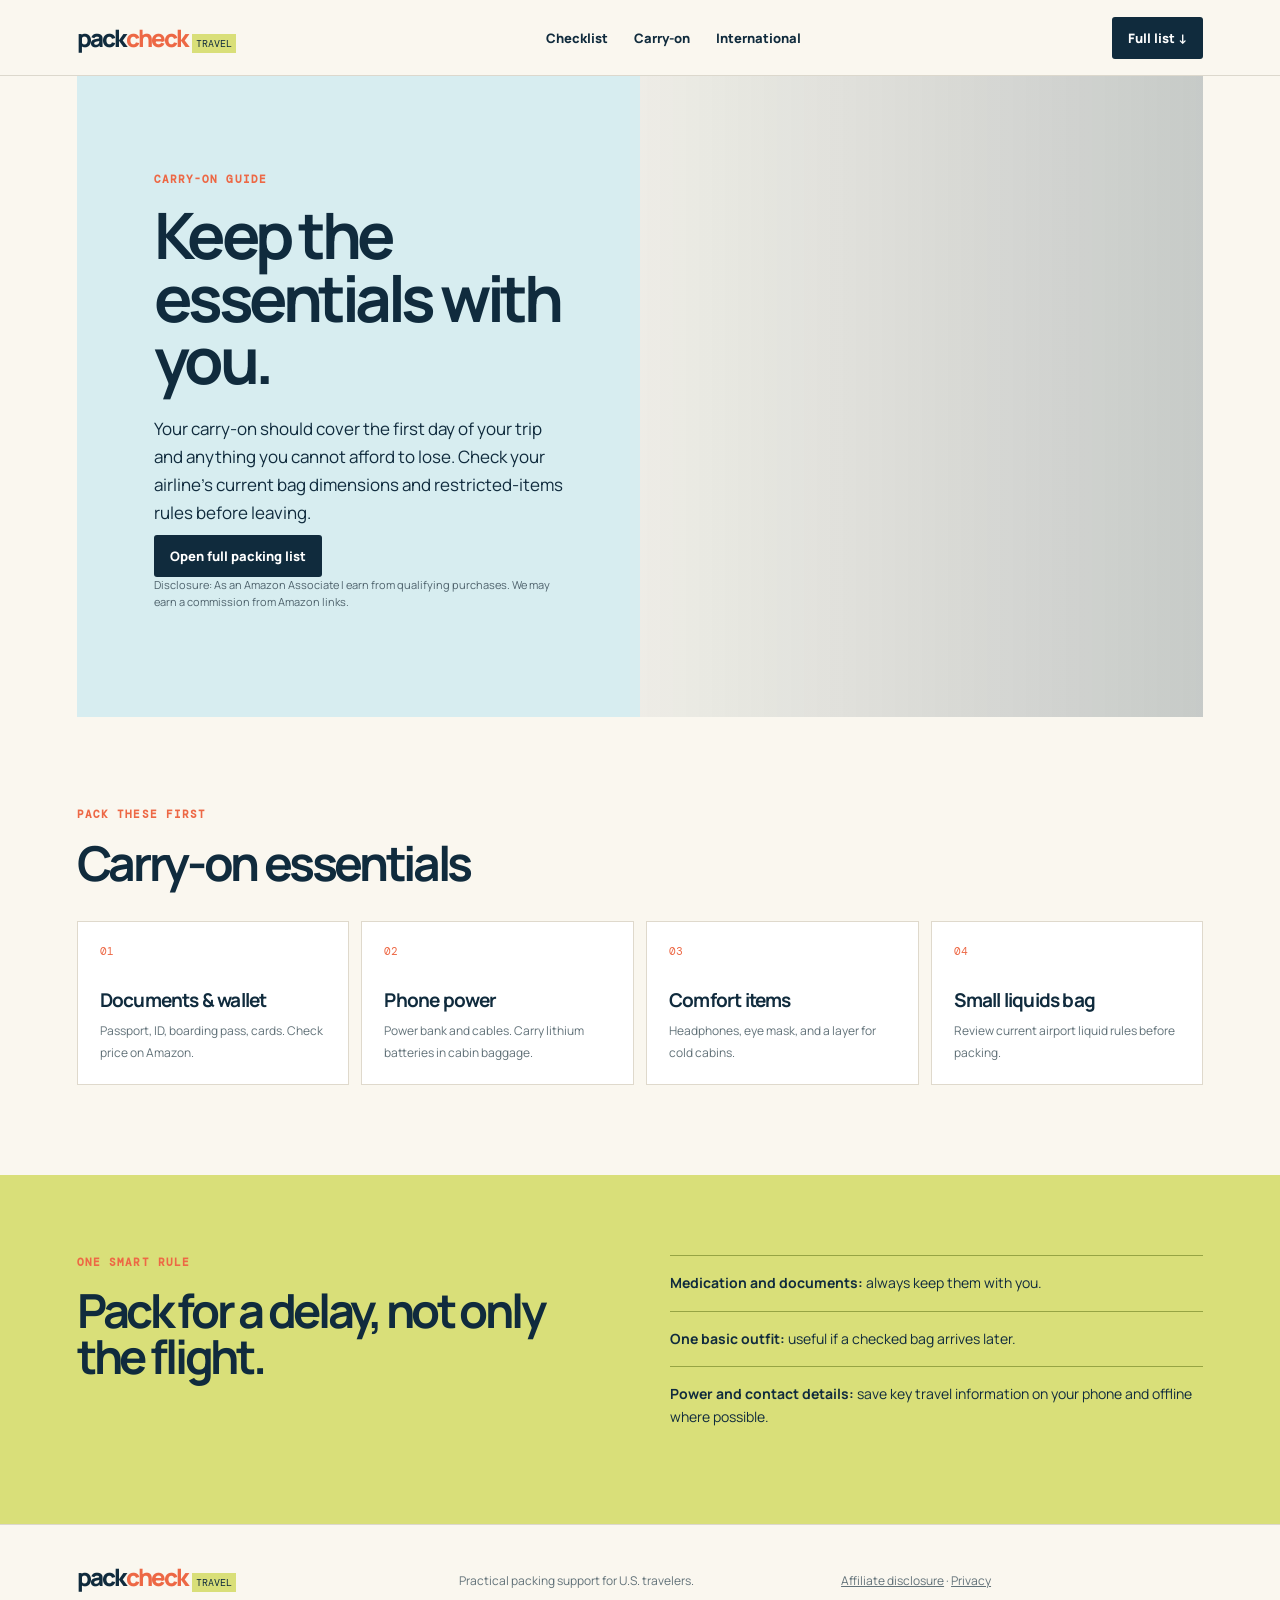
<file: carry-on.html>
<!doctype html><html lang="en"><meta charset="utf-8"><meta name="viewport" content="width=device-width,initial-scale=1"><title>Carry-on Checklist | PackCheck Travel</title><link rel="preconnect" href="https://fonts.googleapis.com"><link rel="preconnect" href="https://fonts.gstatic.com" crossorigin><link href="https://fonts.googleapis.com/css2?family=DM+Mono&family=Manrope:wght@400;500;600;700;800&display=swap" rel="stylesheet"><link rel="stylesheet" href="styles.css"><link rel="stylesheet" href="travel.css"><body><header class="travel-nav"><a class="travel-brand" href="index.html">pack<span>check</span><b>TRAVEL</b></a><nav><a href="index.html#checklist">Checklist</a><a href="carry-on.html">Carry-on</a><a href="international.html">International</a></nav><a class="nav-cta" href="index.html#checklist">Full list ↓</a></header><main><section class="travel-hero"><div class="hero-copy"><p class="eyebrow">CARRY-ON GUIDE</p><h1>Keep the essentials with you.</h1><p>Your carry-on should cover the first day of your trip and anything you cannot afford to lose. Check your airline’s current bag dimensions and restricted-items rules before leaving.</p><a class="primary" href="index.html#checklist">Open full packing list</a><p class="affiliate-note">Disclosure: As an Amazon Associate I earn from qualifying purchases. We may earn a commission from Amazon links.</p></div><div class="hero-image"></div></section><section class="trip-types"><p class="eyebrow">PACK THESE FIRST</p><h2>Carry-on essentials</h2><div class="type-grid"><a href="https://www.amazon.com/s?k=travel+personal+item+backpack+airline&tag=matechreviews-20" target="_blank" rel="nofollow sponsored noopener"><b>01</b><strong>Documents & wallet</strong><span>Passport, ID, boarding pass, cards. Check price on Amazon.</span></a><a href="https://www.amazon.com/s?k=Anker+Nano+Power+Bank+10000mAh+30W&tag=matechreviews-20" target="_blank" rel="nofollow sponsored noopener"><b>02</b><strong>Phone power</strong><span>Power bank and cables. Carry lithium batteries in cabin baggage.</span></a><a href="https://www.amazon.com/s?k=Apple+AirPods+Pro+2+USB-C&tag=matechreviews-20" target="_blank" rel="nofollow sponsored noopener"><b>03</b><strong>Comfort items</strong><span>Headphones, eye mask, and a layer for cold cabins.</span></a><a href="https://www.amazon.com/s?k=TSA+approved+clear+toiletry+bag&tag=matechreviews-20" target="_blank" rel="nofollow sponsored noopener"><b>04</b><strong>Small liquids bag</strong><span>Review current airport liquid rules before packing.</span></a></div></section><section class="smart-box"><div><p class="eyebrow">ONE SMART RULE</p><h2>Pack for a delay, not only the flight.</h2></div><ol><li><b>Medication and documents:</b> always keep them with you.</li><li><b>One basic outfit:</b> useful if a checked bag arrives later.</li><li><b>Power and contact details:</b> save key travel information on your phone and offline where possible.</li></ol></section></main><footer><a class="travel-brand" href="index.html">pack<span>check</span><b>TRAVEL</b></a><p>Practical packing support for U.S. travelers.</p><p><a href="disclosure.html">Affiliate disclosure</a> · <a href="privacy.html">Privacy</a></p></footer></body></html>
</file>
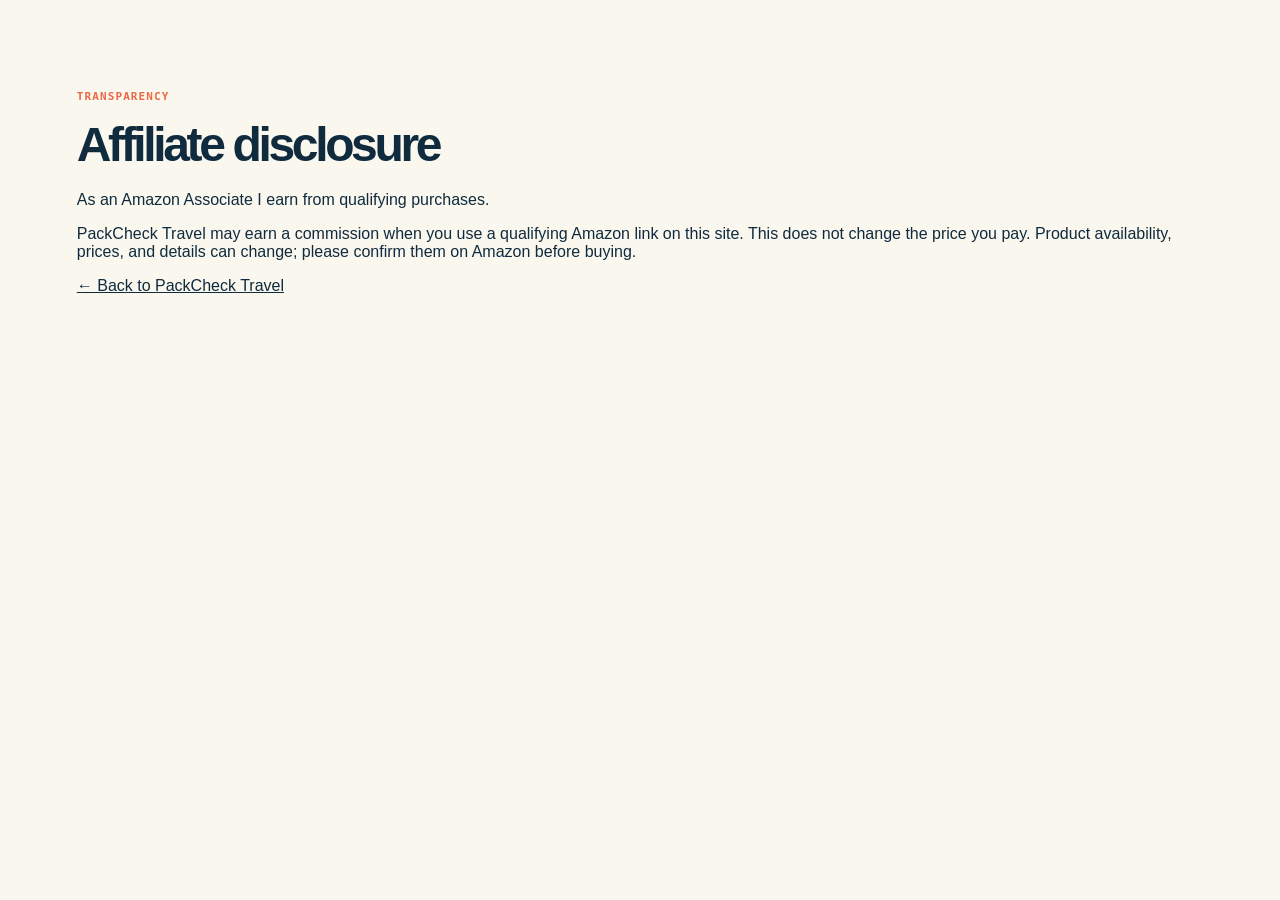
<file: disclosure.html>
<!doctype html><html lang="en"><meta charset="utf-8"><meta name="viewport" content="width=device-width,initial-scale=1"><title>Affiliate Disclosure | PackCheck Travel</title><link rel="stylesheet" href="styles.css"><link rel="stylesheet" href="travel.css"><main><section class="trip-types"><p class="eyebrow">TRANSPARENCY</p><h2>Affiliate disclosure</h2><p>As an Amazon Associate I earn from qualifying purchases.</p><p>PackCheck Travel may earn a commission when you use a qualifying Amazon link on this site. This does not change the price you pay. Product availability, prices, and details can change; please confirm them on Amazon before buying.</p><p><a href="index.html">← Back to PackCheck Travel</a></p></section></main>
</file>
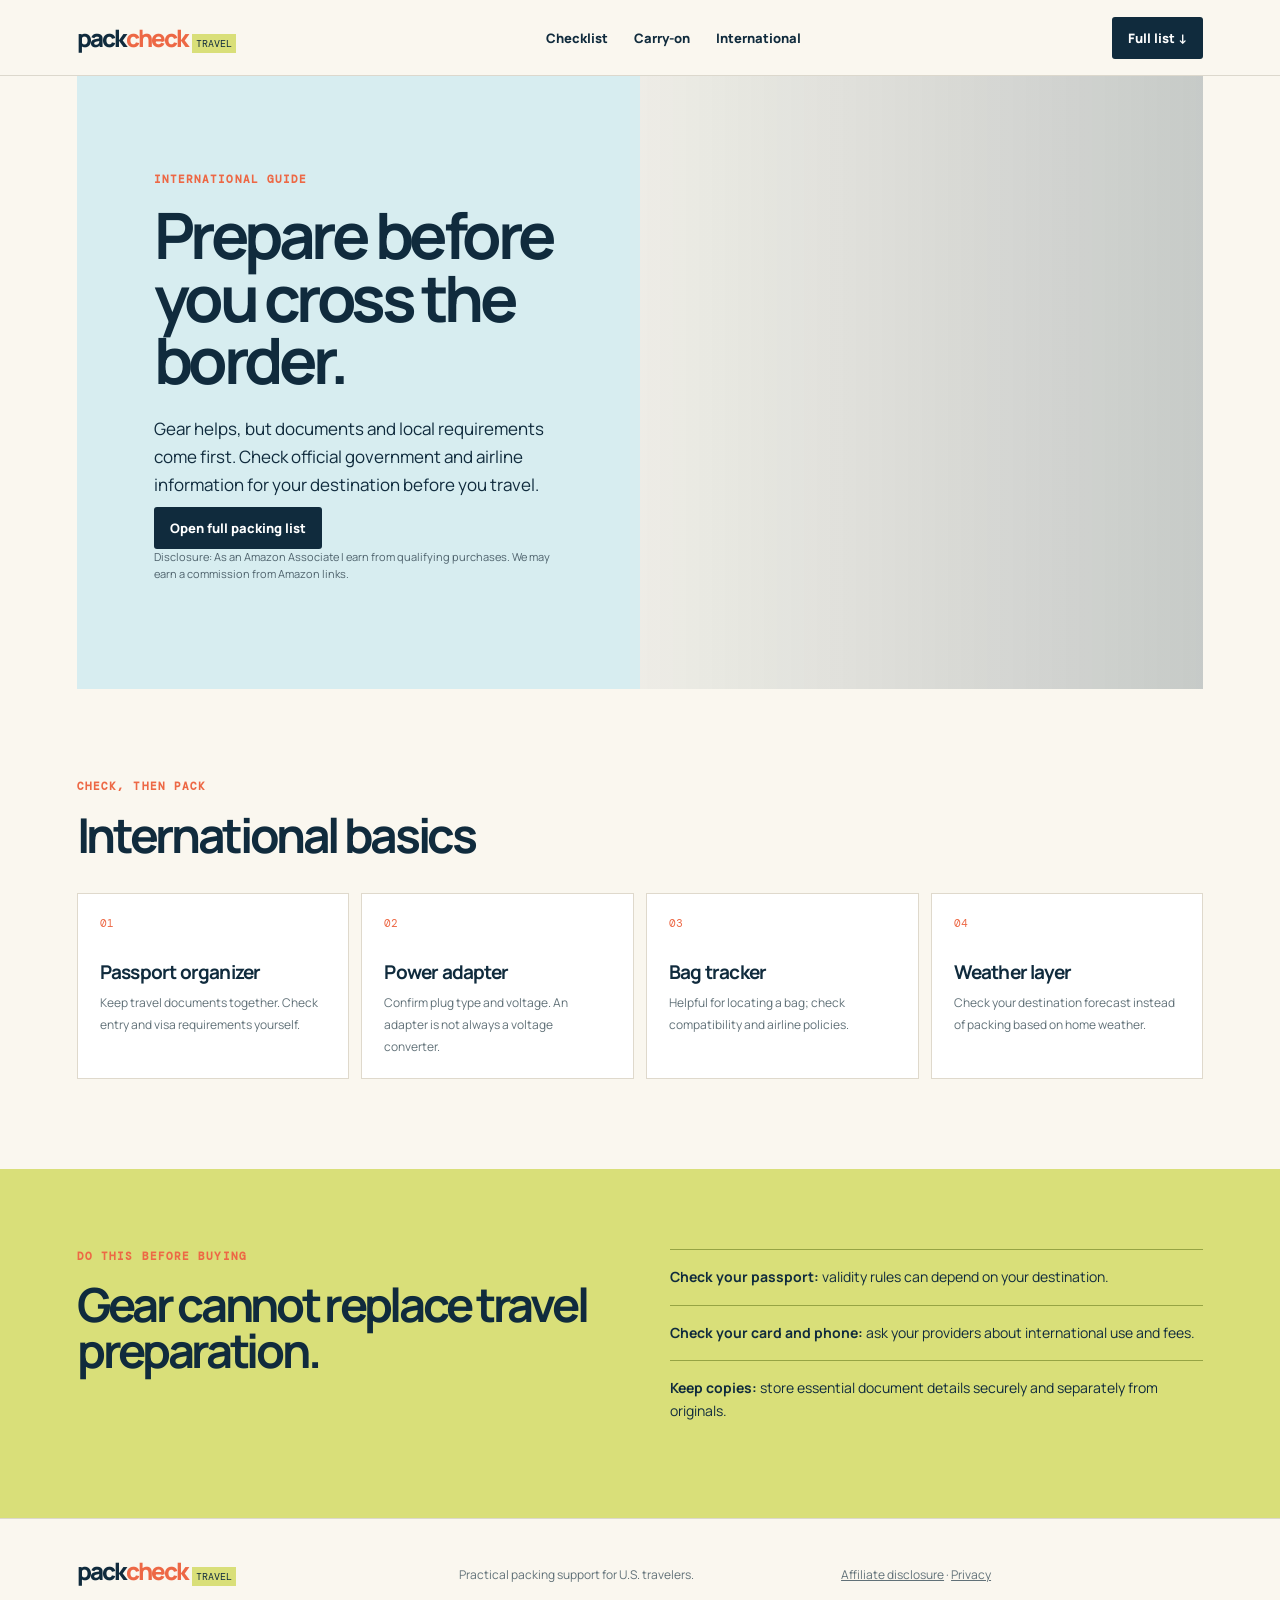
<file: international.html>
<!doctype html><html lang="en"><meta charset="utf-8"><meta name="viewport" content="width=device-width,initial-scale=1"><title>International Trip Checklist | PackCheck Travel</title><link rel="preconnect" href="https://fonts.googleapis.com"><link rel="preconnect" href="https://fonts.gstatic.com" crossorigin><link href="https://fonts.googleapis.com/css2?family=DM+Mono&family=Manrope:wght@400;500;600;700;800&display=swap" rel="stylesheet"><link rel="stylesheet" href="styles.css"><link rel="stylesheet" href="travel.css"><body><header class="travel-nav"><a class="travel-brand" href="index.html">pack<span>check</span><b>TRAVEL</b></a><nav><a href="index.html#checklist">Checklist</a><a href="carry-on.html">Carry-on</a><a href="international.html">International</a></nav><a class="nav-cta" href="index.html#checklist">Full list ↓</a></header><main><section class="travel-hero"><div class="hero-copy"><p class="eyebrow">INTERNATIONAL GUIDE</p><h1>Prepare before you cross the border.</h1><p>Gear helps, but documents and local requirements come first. Check official government and airline information for your destination before you travel.</p><a class="primary" href="index.html#checklist">Open full packing list</a><p class="affiliate-note">Disclosure: As an Amazon Associate I earn from qualifying purchases. We may earn a commission from Amazon links.</p></div><div class="hero-image"></div></section><section class="trip-types"><p class="eyebrow">CHECK, THEN PACK</p><h2>International basics</h2><div class="type-grid"><a href="https://www.amazon.com/s?k=RFID+passport+holder+travel+wallet&tag=matechreviews-20" target="_blank" rel="nofollow sponsored noopener"><b>01</b><strong>Passport organizer</strong><span>Keep travel documents together. Check entry and visa requirements yourself.</span></a><a href="https://www.amazon.com/s?k=EPICKA+universal+travel+adapter&tag=matechreviews-20" target="_blank" rel="nofollow sponsored noopener"><b>02</b><strong>Power adapter</strong><span>Confirm plug type and voltage. An adapter is not always a voltage converter.</span></a><a href="https://www.amazon.com/s?k=Apple+AirTag+4+pack&tag=matechreviews-20" target="_blank" rel="nofollow sponsored noopener"><b>03</b><strong>Bag tracker</strong><span>Helpful for locating a bag; check compatibility and airline policies.</span></a><a href="https://www.amazon.com/s?k=packable+rain+jacket+travel&tag=matechreviews-20" target="_blank" rel="nofollow sponsored noopener"><b>04</b><strong>Weather layer</strong><span>Check your destination forecast instead of packing based on home weather.</span></a></div></section><section class="smart-box"><div><p class="eyebrow">DO THIS BEFORE BUYING</p><h2>Gear cannot replace travel preparation.</h2></div><ol><li><b>Check your passport:</b> validity rules can depend on your destination.</li><li><b>Check your card and phone:</b> ask your providers about international use and fees.</li><li><b>Keep copies:</b> store essential document details securely and separately from originals.</li></ol></section></main><footer><a class="travel-brand" href="index.html">pack<span>check</span><b>TRAVEL</b></a><p>Practical packing support for U.S. travelers.</p><p><a href="disclosure.html">Affiliate disclosure</a> · <a href="privacy.html">Privacy</a></p></footer></body></html>
</file>
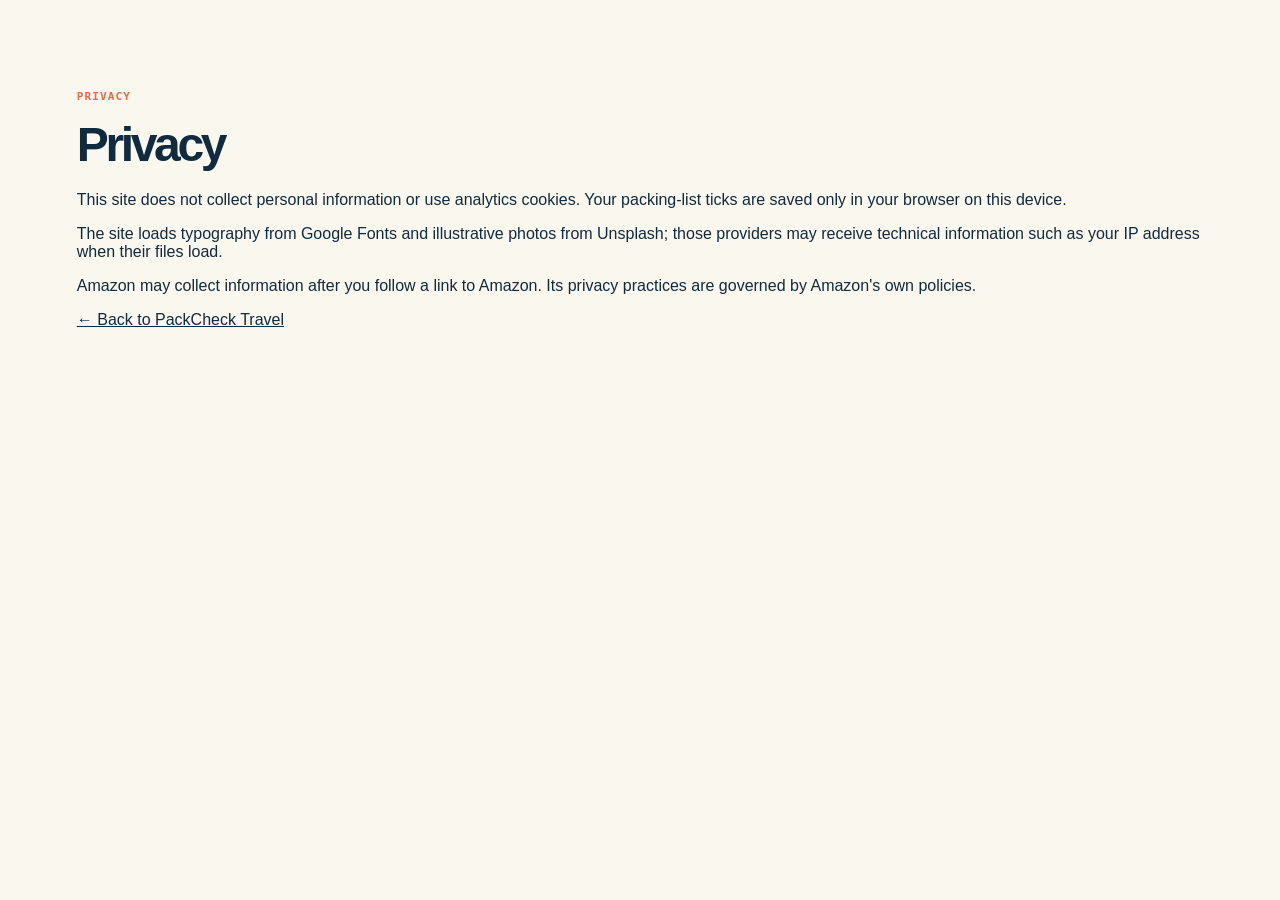
<file: privacy.html>
<!doctype html><html lang="en"><meta charset="utf-8"><meta name="viewport" content="width=device-width,initial-scale=1"><title>Privacy | PackCheck Travel</title><link rel="stylesheet" href="styles.css"><link rel="stylesheet" href="travel.css"><main><section class="trip-types"><p class="eyebrow">PRIVACY</p><h2>Privacy</h2><p>This site does not collect personal information or use analytics cookies. Your packing-list ticks are saved only in your browser on this device.</p><p>The site loads typography from Google Fonts and illustrative photos from Unsplash; those providers may receive technical information such as your IP address when their files load.</p><p>Amazon may collect information after you follow a link to Amazon. Its privacy practices are governed by Amazon's own policies.</p><p><a href="index.html">← Back to PackCheck Travel</a></p></section></main>
</file>
<file: styles.css>
:root{--ink:#17201d;--paper:#f8f7f1;--lime:#d8ef44;--orange:#ff6d38;--muted:#68716d;--line:#d9ddd4}*{box-sizing:border-box}html{scroll-behavior:smooth}body{margin:0;font-family:Manrope,Arial,sans-serif;color:var(--ink);background:var(--paper)}a{color:inherit}.topbar,main>section,footer{padding-left:max(6vw,24px);padding-right:max(6vw,24px)}.topbar{height:82px;display:flex;align-items:center;justify-content:space-between;border-bottom:1px solid var(--line);gap:24px}.brand{font-size:23px;text-decoration:none;font-weight:800;letter-spacing:-1.7px}.brand span{color:var(--orange)}.brand b{font:10px 'DM Mono',monospace;background:var(--lime);margin-left:4px;padding:3px 4px;letter-spacing:0}.topbar nav{display:flex;gap:28px}.topbar nav a,.text-link{font-size:14px;text-decoration:none;font-weight:700}.button{border:0;display:inline-block;background:var(--ink);color:white;padding:14px 19px;border-radius:3px;text-decoration:none;font:700 14px Manrope;cursor:pointer}.button:hover{background:var(--orange)}.small{padding:10px 13px;font-size:12px}.hero{min-height:540px;display:grid;grid-template-columns:1.05fr .95fr;align-items:center;gap:40px}.eyebrow{font:12px 'DM Mono',monospace;letter-spacing:.08em;color:var(--orange);font-weight:bold}.hero h1,.section h2,.guide-section h2,.principles h2,.newsletter h2{font-size:clamp(39px,5.2vw,73px);line-height:.98;letter-spacing:-.065em;margin:14px 0 23px}.lede{font-size:18px;line-height:1.65;max-width:520px;color:var(--muted)}.hero-actions{display:flex;gap:25px;align-items:center;margin-top:34px}.hero-art{height:400px;background:var(--lime);position:relative;overflow:hidden;border-radius:8px}.orbit{position:absolute;border:1px solid #afc72d;border-radius:50%;left:50%;top:50%;transform:translate(-50%,-50%)}.o1{width:330px;height:330px}.o2{width:520px;height:520px}.device{background:#23302c;border-radius:17px;width:210px;height:294px;position:absolute;left:50%;top:51%;transform:translate(-50%,-50%) rotate(9deg);box-shadow:12px 15px 0 #a8bd2d}.device span{position:absolute;inset:15px;background:linear-gradient(135deg,#ff8051,#f9e55b 55%,#4caab8);border-radius:8px}.device i{background:#17201d;width:55px;height:10px;border-radius:20px;position:absolute;top:10px;left:77px}.device em{width:38px;height:38px;background:var(--lime);border-radius:50%;position:absolute;bottom:30px;right:30px}.floating-card{position:absolute;bottom:30px;left:25px;background:var(--paper);padding:14px;font:11px 'DM Mono',monospace;line-height:1.5}.notice{margin:0;padding:15px max(6vw,24px);background:#e9ece4;font-size:12px;color:#4d5752}.section{padding-top:100px;padding-bottom:100px}.section-head{display:flex;justify-content:space-between;align-items:end}.section h2{font-size:48px;margin-bottom:35px}.filter{border:1px solid var(--ink);background:transparent;padding:9px 13px;font:700 12px Manrope;border-radius:20px}.grid{display:grid;grid-template-columns:repeat(4,1fr);gap:16px}.card{background:white;border:1px solid var(--line);padding:16px;min-height:295px;display:flex;flex-direction:column;justify-content:space-between}.product-icon{height:128px;display:grid;place-items:center;background:#eef0e9;font-size:53px}.card small{font:11px 'DM Mono',monospace;color:var(--muted)}.card h3{font-size:18px;line-height:1.15;margin:8px 0}.card p{font-size:12px;line-height:1.5;color:var(--muted);margin:0 0 14px}.card a{font-size:13px;font-weight:800}.guide-section{background:var(--ink);padding-top:100px;padding-bottom:100px;color:white}.guide-section h2{font-size:50px}.guides{display:grid;grid-template-columns:repeat(3,1fr);gap:1px;background:#43504b}.guides article{background:var(--ink);padding:25px;min-height:220px}.guides span{font:12px 'DM Mono';color:var(--lime)}.guides h3{font-size:21px;margin:25px 0 7px}.guides p{color:#b7c0bc;font-size:13px;line-height:1.6}.guides a{color:var(--lime);font-size:13px;font-weight:700}.principles{display:grid;grid-template-columns:1fr 1fr;gap:60px;padding-top:100px;padding-bottom:100px}.principles h2{font-size:48px}.principle-list p{border-top:1px solid var(--line);margin:0;padding:22px 0;font-size:16px;line-height:1.6}.principle-list b{font:12px 'DM Mono';color:var(--orange);padding-right:12px}.newsletter{background:var(--orange);padding-top:60px;padding-bottom:60px;display:grid;grid-template-columns:1fr 1fr;gap:30px}.newsletter .eyebrow{color:var(--ink)}.newsletter h2{font-size:40px;margin-bottom:0}.newsletter form{display:flex;flex-wrap:wrap;align-content:center;gap:8px}.newsletter input{border:0;padding:15px;font:15px Manrope;flex:1;min-width:180px}.newsletter .button{background:var(--ink)}.newsletter small{width:100%;font-size:11px}footer{padding-top:42px;padding-bottom:30px;display:grid;grid-template-columns:1fr 1fr 1fr;gap:20px;border-top:1px solid var(--line);font-size:12px;color:var(--muted)}.sr-only{position:absolute;left:-999px}@media(max-width:760px){.topbar nav{display:none}.topbar .small{display:none}.hero{grid-template-columns:1fr;padding-top:65px;padding-bottom:50px}.hero-art{height:290px}.grid{grid-template-columns:repeat(2,1fr)}.guides,.principles,.newsletter,footer{grid-template-columns:1fr}.principles{gap:15px}.section-head{display:block}.filter{margin-bottom:22px}.topbar{height:68px}.card{min-height:270px}}
</file>
<file: travel.css>
:root{--navy:#102b3d;--cream:#faf7ef;--sand:#ece4d5;--coral:#ed6845;--sky:#d7edf0;--ink:#102b3d}body{background:var(--cream);color:var(--ink)}.travel-nav{height:76px;padding:0 max(6vw,24px);display:flex;align-items:center;justify-content:space-between;border-bottom:1px solid #dcd8cd}.travel-brand{font-size:24px;text-decoration:none;font-weight:800;letter-spacing:-1.8px;color:var(--navy)}.travel-brand span{color:var(--coral)}.travel-brand b{font:10px 'DM Mono',monospace;background:#d9df79;margin-left:4px;padding:3px 4px;letter-spacing:0}.travel-nav nav{display:flex;gap:26px}.travel-nav nav a{font-size:13px;font-weight:800;text-decoration:none}.nav-cta,.primary{background:var(--navy);color:white;padding:12px 16px;text-decoration:none;border-radius:3px;font-size:13px;font-weight:800}.travel-hero{min-height:580px;display:grid;grid-template-columns:1fr 1fr}.hero-copy{padding:96px max(6vw,24px);background:var(--sky)}.eyebrow{font:11px 'DM Mono',monospace;letter-spacing:.1em;color:var(--coral);font-weight:bold;margin:0}.hero-copy h1,.trip-types h2,.checklist-head h2,.smart-box h2{font-size:clamp(42px,5vw,74px);line-height:.98;letter-spacing:-.07em;margin:18px 0 23px}.hero-copy>p:not(.eyebrow):not(.affiliate-note){max-width:560px;font-size:17px;line-height:1.65}.hero-buttons{display:flex;gap:20px;align-items:center;margin:30px 0}.secondary{font-size:14px;font-weight:800}.affiliate-note{font-size:11px;line-height:1.5;max-width:440px;color:#4e626c}.hero-image{background:linear-gradient(90deg,rgba(16,43,61,.05),rgba(16,43,61,.22)),url('https://images.unsplash.com/photo-1527631746610-bca00a040d60?auto=format&fit=crop&w=1500&q=85') center/cover;position:relative}.boarding-card{position:absolute;bottom:40px;left:-32px;background:var(--cream);padding:20px 25px;min-width:190px;box-shadow:0 16px 35px #102b3d44}.boarding-card span{font:10px 'DM Mono',monospace;color:var(--coral)}.boarding-card strong{display:block;font-size:25px;line-height:.95;letter-spacing:-1.5px;margin-top:12px}.boarding-card i{position:absolute;right:18px;bottom:19px;font-size:22px;font-style:normal}.trip-types,.checklist-section,.smart-box,.guide-cards,footer{padding-left:max(6vw,24px);padding-right:max(6vw,24px)}.trip-types{padding-top:90px;padding-bottom:90px}.trip-types h2{font-size:48px}.type-grid{display:grid;grid-template-columns:repeat(4,1fr);gap:12px;margin-top:35px}.type-grid a{background:white;border:1px solid #dfd9cc;padding:22px;text-decoration:none;min-height:150px;transition:.2s}.type-grid a:hover{background:#d9df79;transform:translateY(-4px)}.type-grid b{font:11px 'DM Mono';color:var(--coral);display:block}.type-grid strong{display:block;font-size:19px;letter-spacing:-.8px;margin:29px 0 5px}.type-grid span{font-size:12px;color:#617178}.checklist-section{background:var(--navy);color:white;padding-top:90px;padding-bottom:100px}.checklist-head{display:flex;justify-content:space-between;gap:50px}.checklist-head h2{font-size:50px;margin-bottom:15px}.checklist-head p:not(.eyebrow){max-width:500px;color:#c7d4d5;font-size:14px;line-height:1.6}.progress-box{width:190px;background:#17384b;padding:17px;height:min-content}.progress-box span{font:26px 'DM Mono';color:#d9df79;display:block}.progress-box strong{font-size:12px;text-transform:uppercase;letter-spacing:.08em}.progress-box div{height:7px;background:#315267;margin:13px 0}.progress-box i{height:100%;background:#d9df79;display:block;width:0;transition:.25s}.progress-box button{border:0;background:none;color:white;text-decoration:underline;font:12px Manrope;cursor:pointer;padding:0}.category-tabs{display:flex;gap:8px;flex-wrap:wrap;margin:45px 0 23px}.category-tabs button{border:1px solid #476174;background:transparent;color:white;padding:9px 12px;border-radius:20px;font:700 12px Manrope;cursor:pointer}.category-tabs button.active,.category-tabs button:hover{background:#d9df79;color:var(--navy);border-color:#d9df79}.packing-grid{display:grid;grid-template-columns:repeat(3,1fr);gap:13px}.pack-card{background:#fff;color:var(--navy);padding:19px;min-height:210px;display:flex;flex-direction:column}.pack-card label{display:flex;gap:9px;font-size:12px;font-weight:800;align-items:center;cursor:pointer}.pack-card input{accent-color:var(--coral);width:16px;height:16px}.pack-card h3{font-size:21px;line-height:1.05;letter-spacing:-.9px;margin:20px 0 9px}.pack-card p{font-size:12px;line-height:1.55;color:#5a6870;margin:0 0 18px}.pack-card a{margin-top:auto;color:var(--coral);font-size:13px;font-weight:800}.commission{font-size:10px;color:#7a858b;margin-top:7px}.smart-box{background:#d9df79;padding-top:80px;padding-bottom:80px;display:grid;grid-template-columns:1fr 1fr;gap:60px}.smart-box h2{font-size:47px}.smart-box ol{padding:0;margin:0;list-style:none}.smart-box li{padding:16px 0;border-top:1px solid #96a444;font-size:14px;line-height:1.6}.guide-cards{padding-top:90px;padding-bottom:90px;display:grid;grid-template-columns:1fr 1fr;gap:15px}.guide-cards article{padding:42px;min-height:280px;background:var(--sand)}.guide-cards .world{background:#e7c5b4}.guide-cards h3{font-size:35px;letter-spacing:-1.8px;line-height:1;margin:16px 0}.guide-cards p:not(.eyebrow){max-width:380px;font-size:14px;line-height:1.6}.guide-cards a{font-weight:800;font-size:14px}footer{padding-top:35px;padding-bottom:28px;display:grid;grid-template-columns:1fr 1fr 1fr;gap:20px;border-top:1px solid #dcd8cd;color:#617178;font-size:12px}@media(max-width:760px){.travel-nav nav{display:none}.nav-cta{display:none}.travel-hero{grid-template-columns:1fr}.hero-copy{padding-top:65px;padding-bottom:50px}.hero-image{height:320px}.boarding-card{left:20px;bottom:20px}.type-grid,.packing-grid{grid-template-columns:1fr}.checklist-head,.smart-box,.guide-cards,footer{grid-template-columns:1fr}.checklist-head{display:grid;gap:20px}.trip-types,.checklist-section{padding-top:60px;padding-bottom:60px}.guide-cards{padding-top:60px;padding-bottom:60px}.type-grid a{min-height:115px}.type-grid strong{margin-top:15px}}
</file>
